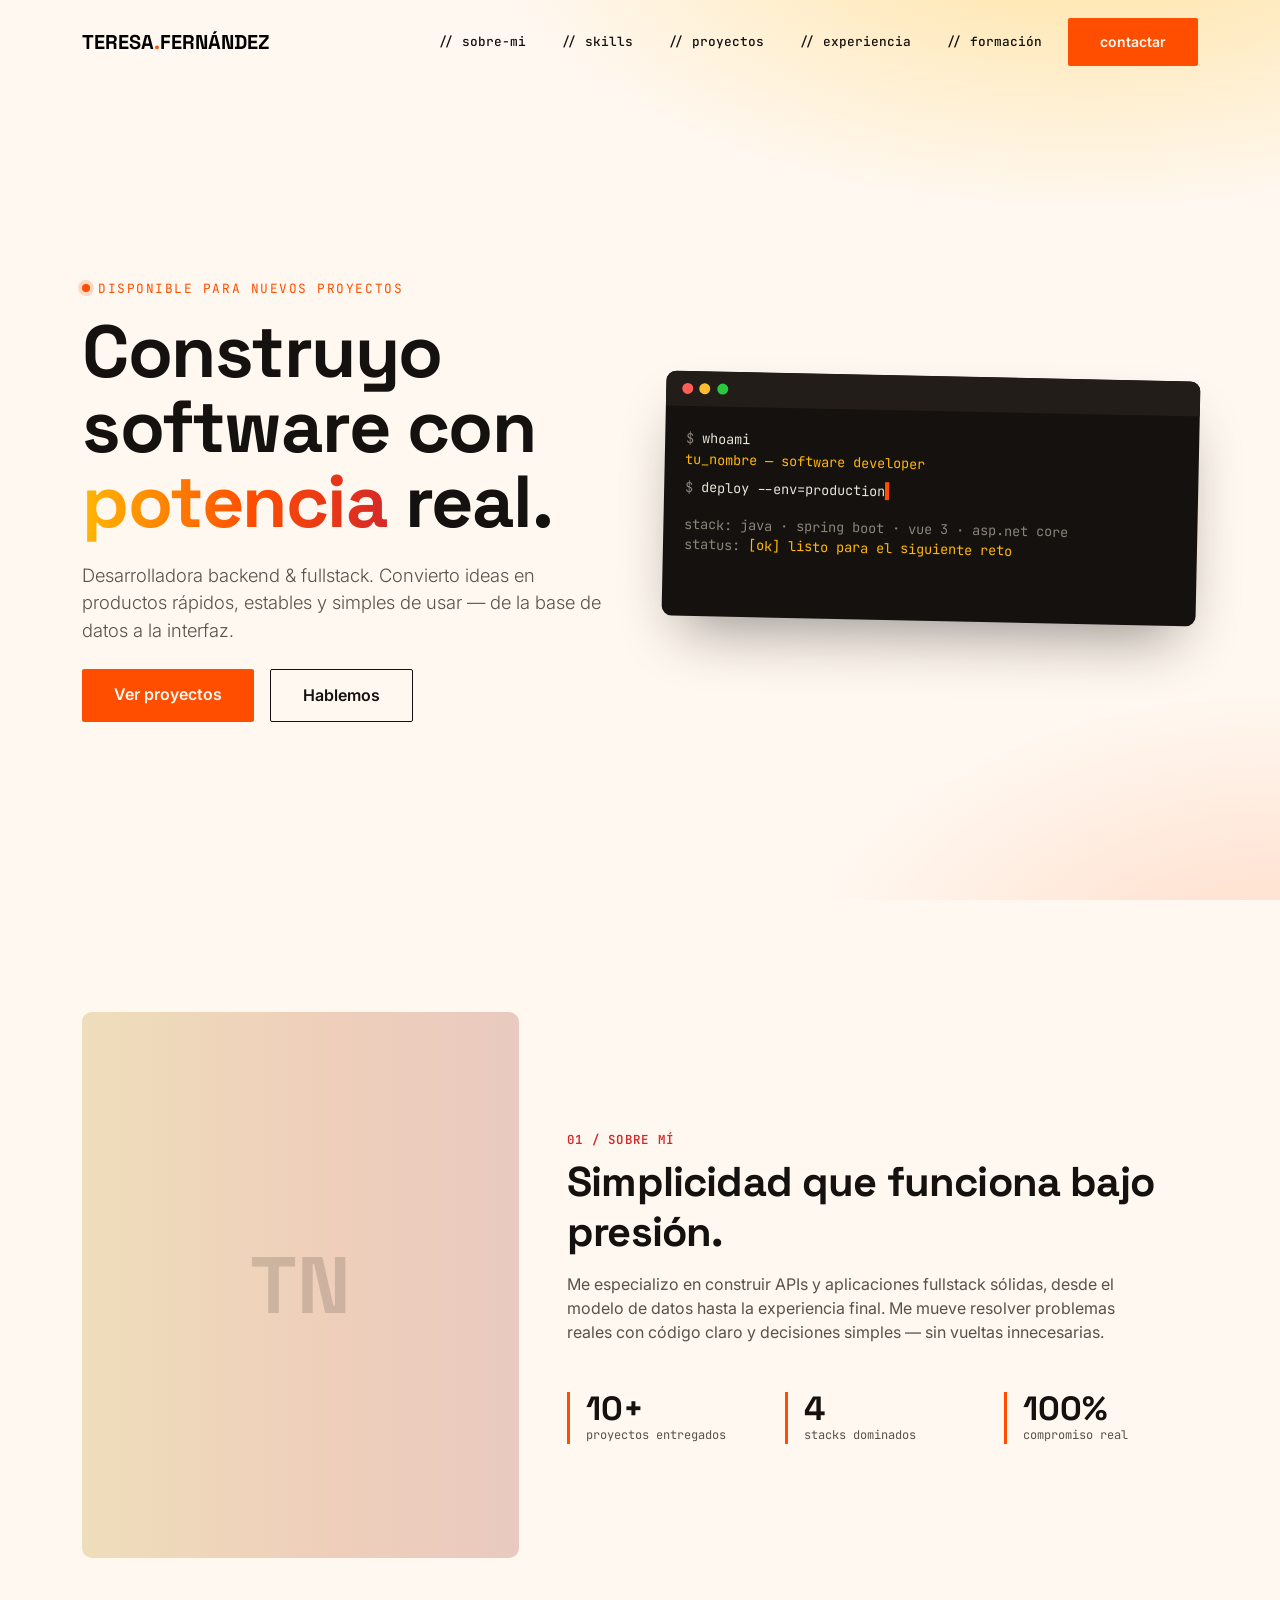
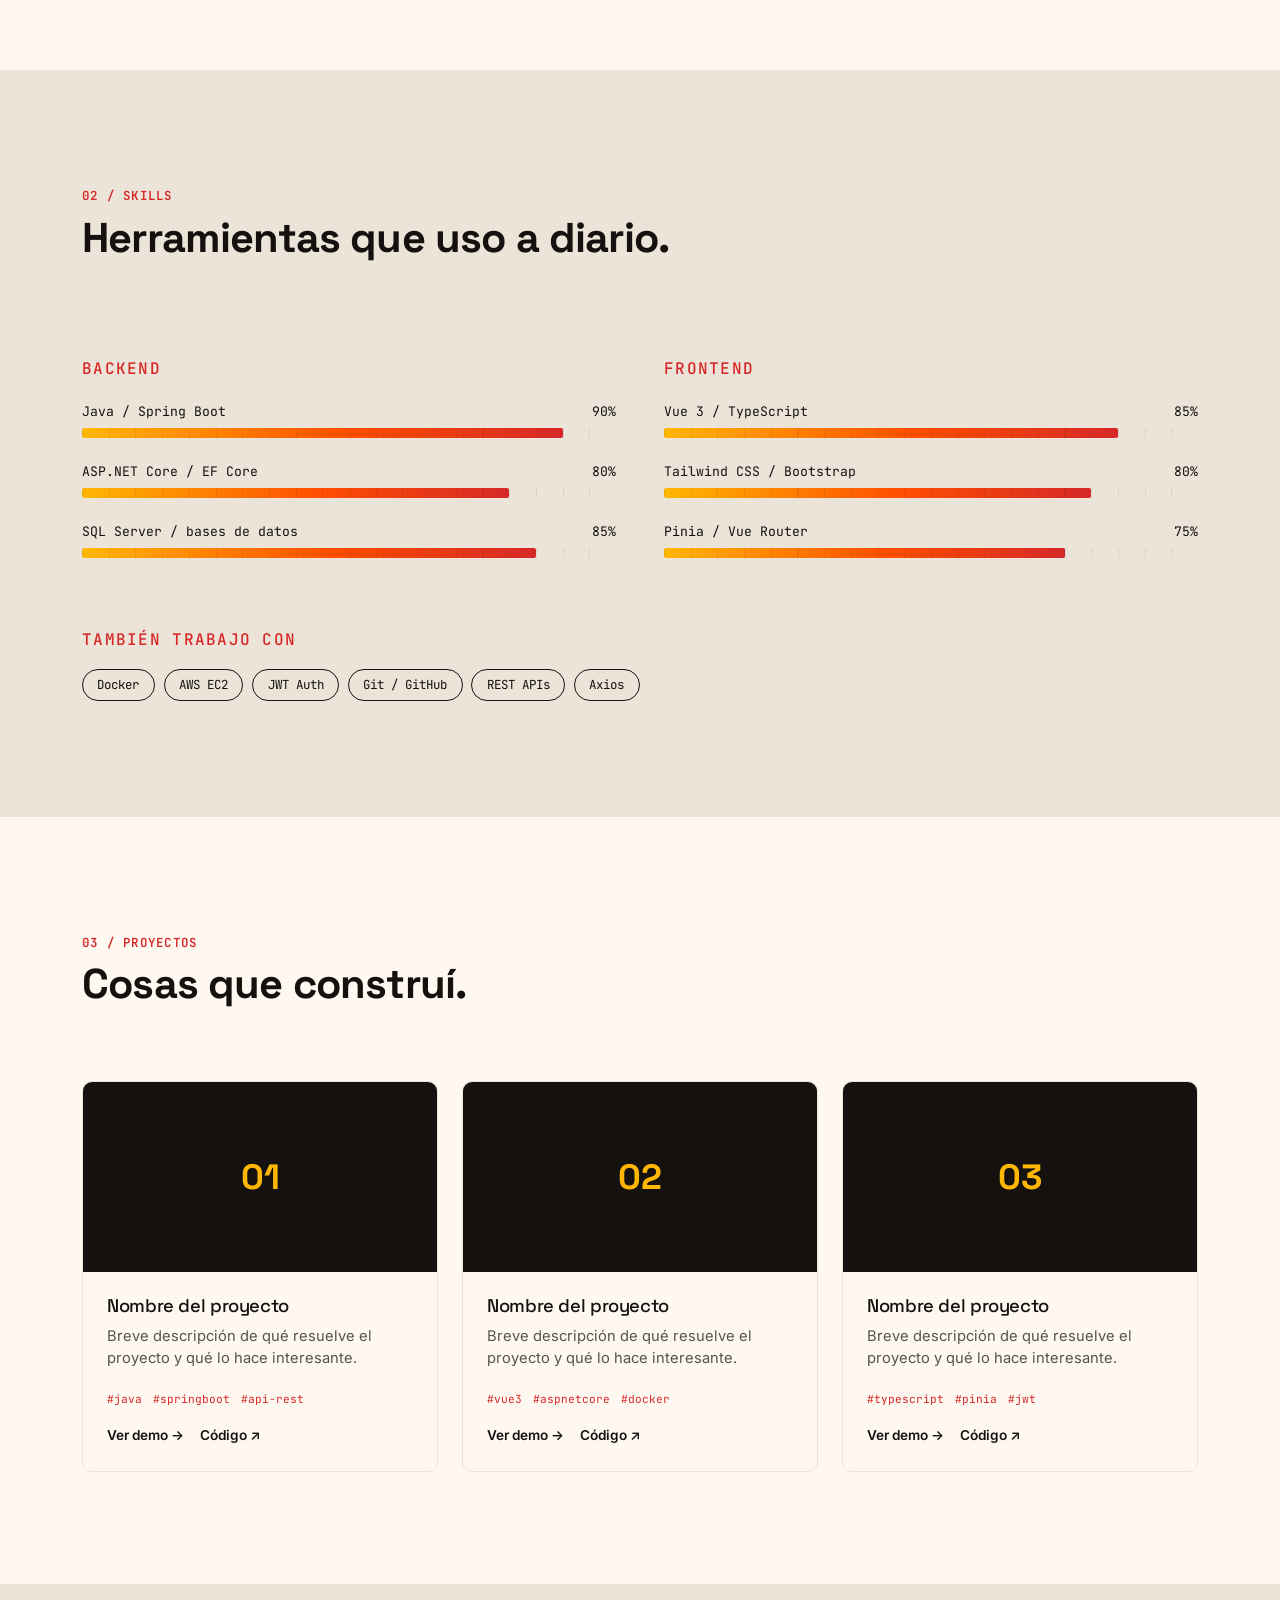
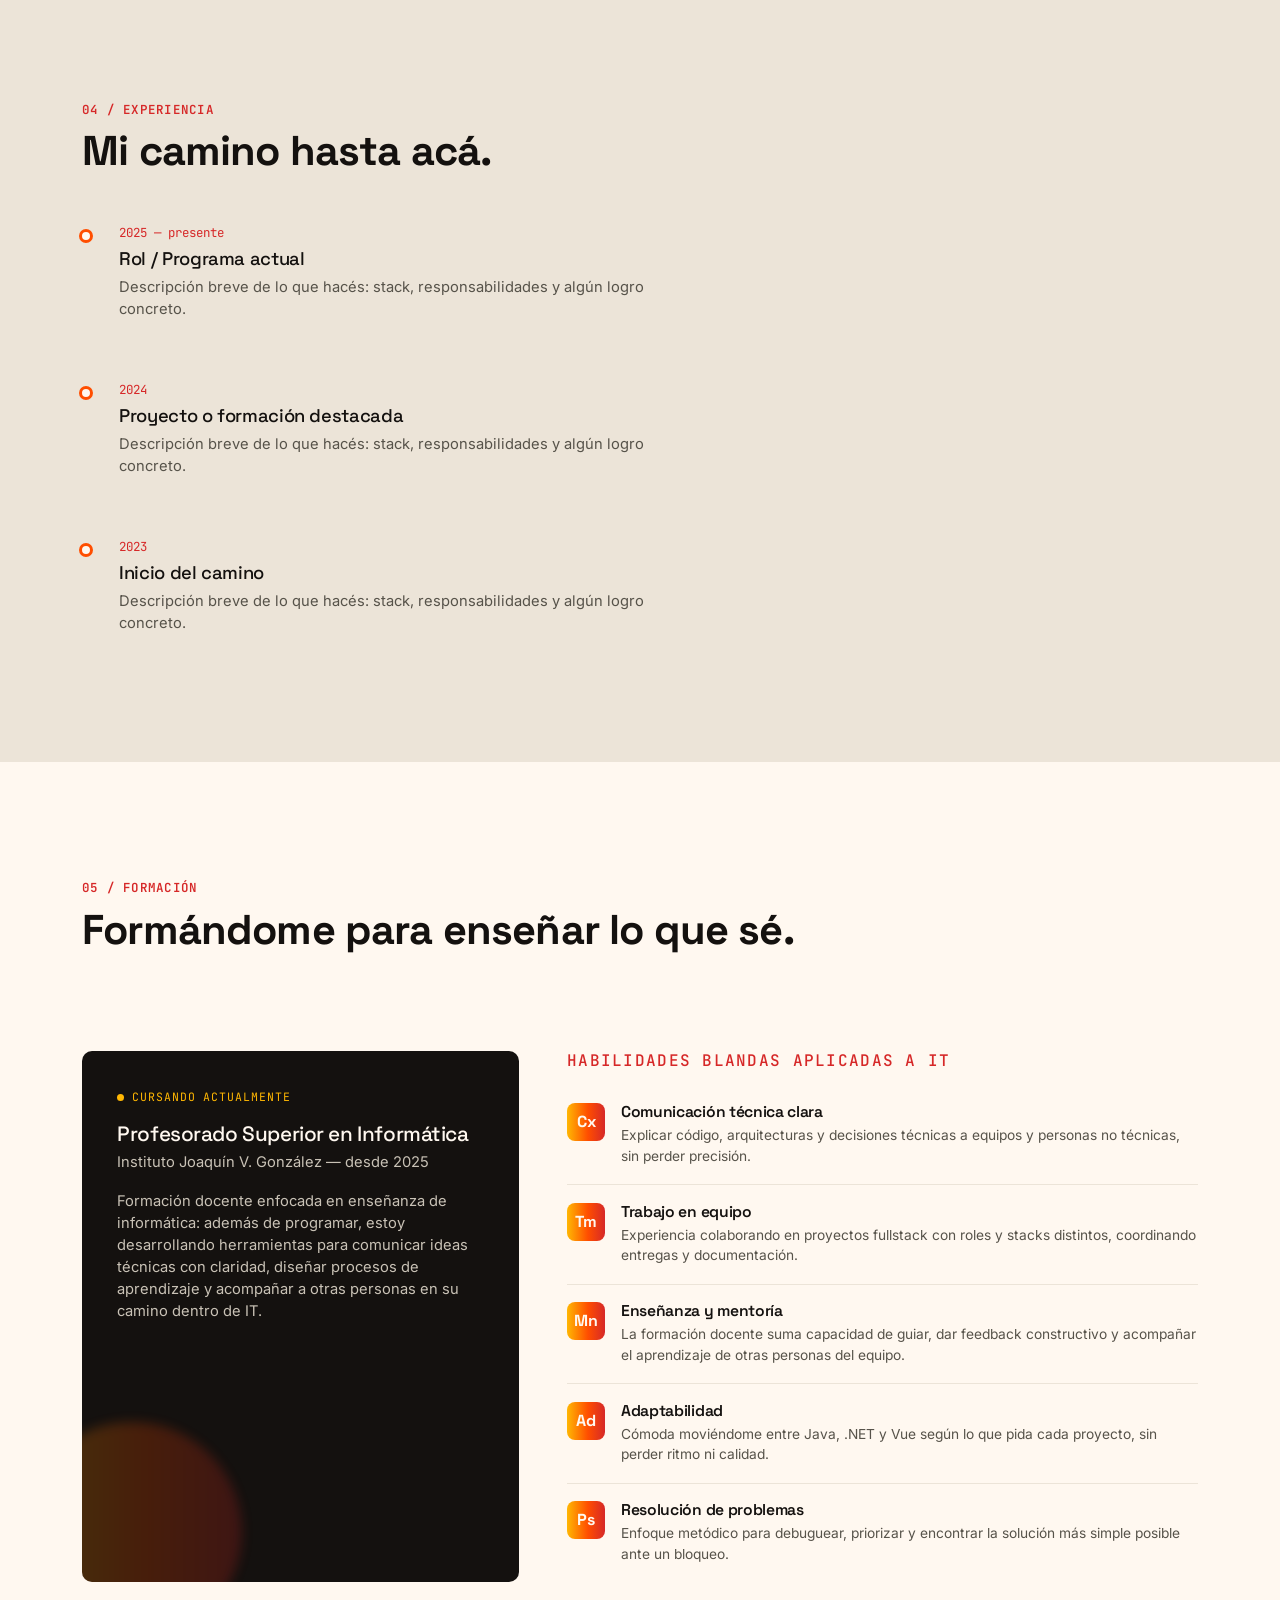
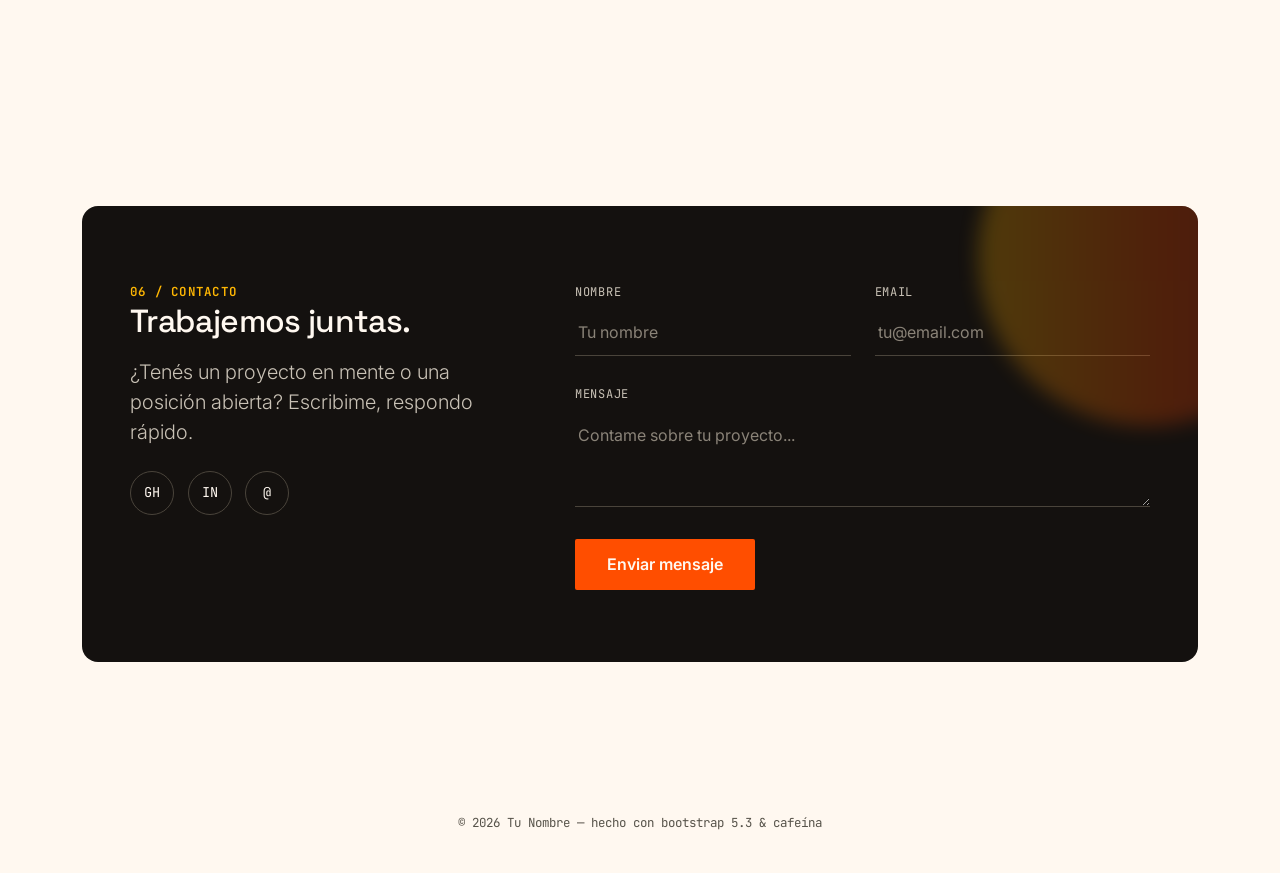
<file: index.html>
<!DOCTYPE html>
<html lang="es">
<head>
<meta charset="UTF-8">
<meta name="viewport" content="width=device-width, initial-scale=1.0">
<title>Teresa Fernández — Desarrolladora de Software</title>
 
<!-- Bootstrap 5.3 -->
<link href="https://cdnjs.cloudflare.com/ajax/libs/bootstrap/5.3.3/css/bootstrap.min.css" rel="stylesheet">
<link rel="preconnect" href="https://fonts.googleapis.com">
<link href="https://fonts.googleapis.com/css2?family=Space+Grotesk:wght@400;500;600;700&family=Inter:wght@400;500;600&family=JetBrains+Mono:wght@400;500;700&display=swap" rel="stylesheet">
<link rel="stylesheet" href="style.css">

</head>

    <body>
        <!-- ===================== NAVBAR ===================== -->
    <nav class="navbar navbar-expand-lg fixed-top" id="mainNav">
    <div class="container">
        <a class="navbar-brand" href="#top">TERESA<span class="dot">.</span>FERNÁNDEZ</a>
        <button class="navbar-toggler border-0" type="button" data-bs-toggle="collapse" data-bs-target="#navMenu" aria-label="Abrir menú">
        <span class="navbar-toggler-icon"></span>
        </button>
        <div class="collapse navbar-collapse justify-content-end" id="navMenu">
        <ul class="navbar-nav align-items-lg-center">
            <li class="nav-item"><a class="nav-link" href="#sobre-mi">// sobre-mi</a></li>
            <li class="nav-item"><a class="nav-link" href="#skills">// skills</a></li>
            <li class="nav-item"><a class="nav-link" href="#proyectos">// proyectos</a></li>
            <li class="nav-item"><a class="nav-link" href="#experiencia">// experiencia</a></li>
            <li class="nav-item"><a class="nav-link" href="#formacion">// formación</a></li>
            <li class="nav-item ms-lg-2">
            <a class="btn btn-ignition btn-sm" href="#contacto">contactar</a>
            </li>
        </ul>
        </div>
    </div>
    </nav>
    
    <!-- ===================== HERO ===================== -->
    <header class="hero" id="top">
    <div class="container">
        <div class="row align-items-center g-5">
        <div class="col-lg-6 reveal">
            <span class="eyebrow">disponible para nuevos proyectos</span>
            <h1>Construyo software con <span class="text-flame">potencia</span> real.</h1>
            <p class="lead">Desarrolladora backend & fullstack. Convierto ideas en productos rápidos, estables y simples de usar — de la base de datos a la interfaz.</p>
            <div class="d-flex flex-wrap gap-3 mt-4">
            <a href="#proyectos" class="btn btn-ignition">Ver proyectos</a>
            <a href="#contacto" class="btn btn-outline-carbon">Hablemos</a>
            </div>
        </div>
        <div class="col-lg-6 reveal">
            <div class="terminal">
            <div class="terminal-bar"><span></span><span></span><span></span></div>
            <div class="terminal-body">
                <div><span class="muted">$</span> whoami</div>
                <div class="out">tu_nombre — software developer</div>
                <div class="mt-2"><span class="muted">$</span> <span id="typed-line"></span></div>
                <div class="mt-3 muted">stack: java · spring boot · vue 3 · asp.net core</div>
                <div class="muted">status: <span class="out">[ok] listo para el siguiente reto</span></div>
            </div>
            </div>
        </div>
        </div>
    </div>
    </header>
    
    <!-- ===================== SOBRE MI ===================== -->
    <section id="sobre-mi">
    <div class="container">
        <div class="row g-5 align-items-center">
        <div class="col-lg-5 reveal">
            <div class="about-photo">
            <span class="placeholder-icon">TN</span>
            </div>
        </div>
        <div class="col-lg-7 reveal">
            <span class="section-tag">01 / sobre mí</span>
            <h2 class="section-title">Simplicidad que funciona bajo presión.</h2>
            <p class="mt-3" style="color:var(--graphite); max-width:560px;">
            Me especializo en construir APIs y aplicaciones fullstack sólidas, desde el modelo de datos hasta la experiencia final. Me mueve resolver problemas reales con código claro y decisiones simples — sin vueltas innecesarias.
            </p>
            <div class="row mt-4 g-4">
            <div class="col-6 col-sm-4">
                <div class="stat-block">
                <div class="stat-num">10+</div>
                <div class="stat-label">proyectos entregados</div>
                </div>
            </div>
            <div class="col-6 col-sm-4">
                <div class="stat-block">
                <div class="stat-num">4</div>
                <div class="stat-label">stacks dominados</div>
                </div>
            </div>
            <div class="col-6 col-sm-4">
                <div class="stat-block">
                <div class="stat-num">100%</div>
                <div class="stat-label">compromiso real</div>
                </div>
            </div>
            </div>
        </div>
        </div>
    </div>
    </section>
    
    <!-- ===================== SKILLS ===================== -->
    <section id="skills" style="background:var(--ash);">
    <div class="container">
        <span class="section-tag reveal">02 / skills</span>
        <h2 class="section-title reveal">Herramientas que uso a diario.</h2>
    
        <div class="row mt-5 g-5">
        <div class="col-lg-6 reveal">
            <h3 class="h6 mono text-uppercase mb-4" style="letter-spacing:.08em; color:var(--ember);">Backend</h3>
            <div class="skill-row">
            <div class="top"><span>Java / Spring Boot</span><span>90%</span></div>
            <div class="gauge"><div class="gauge-fill" data-fill="90"></div></div>
            </div>
            <div class="skill-row">
            <div class="top"><span>ASP.NET Core / EF Core</span><span>80%</span></div>
            <div class="gauge"><div class="gauge-fill" data-fill="80"></div></div>
            </div>
            <div class="skill-row">
            <div class="top"><span>SQL Server / bases de datos</span><span>85%</span></div>
            <div class="gauge"><div class="gauge-fill" data-fill="85"></div></div>
            </div>
        </div>
        <div class="col-lg-6 reveal">
            <h3 class="h6 mono text-uppercase mb-4" style="letter-spacing:.08em; color:var(--ember);">Frontend</h3>
            <div class="skill-row">
            <div class="top"><span>Vue 3 / TypeScript</span><span>85%</span></div>
            <div class="gauge"><div class="gauge-fill" data-fill="85"></div></div>
            </div>
            <div class="skill-row">
            <div class="top"><span>Tailwind CSS / Bootstrap</span><span>80%</span></div>
            <div class="gauge"><div class="gauge-fill" data-fill="80"></div></div>
            </div>
            <div class="skill-row">
            <div class="top"><span>Pinia / Vue Router</span><span>75%</span></div>
            <div class="gauge"><div class="gauge-fill" data-fill="75"></div></div>
            </div>
        </div>
        </div>
    
        <div class="mt-5 reveal">
        <h3 class="h6 mono text-uppercase mb-3" style="letter-spacing:.08em; color:var(--ember);">También trabajo con</h3>
        <span class="skill-pill">Docker</span>
        <span class="skill-pill">AWS EC2</span>
        <span class="skill-pill">JWT Auth</span>
        <span class="skill-pill">Git / GitHub</span>
        <span class="skill-pill">REST APIs</span>
        <span class="skill-pill">Axios</span>
        </div>
    </div>
    </section>
    
    <!-- ===================== PROYECTOS ===================== -->
    <section id="proyectos">
    <div class="container">
        <span class="section-tag reveal">03 / proyectos</span>
        <h2 class="section-title reveal">Cosas que construí.</h2>
    
        <div class="row mt-5 g-4">
        <div class="col-md-6 col-lg-4 reveal">
            <div class="project-card">
            <div class="project-thumb"><span class="glyph">01</span></div>
            <div class="project-body">
                <h3>Nombre del proyecto</h3>
                <p>Breve descripción de qué resuelve el proyecto y qué lo hace interesante.</p>
                <div class="project-tags mb-3">
                <span>#java</span><span>#springboot</span><span>#api-rest</span>
                </div>
                <div class="project-links d-flex gap-3">
                <a href="#">Ver demo →</a>
                <a href="#">Código ↗</a>
                </div>
            </div>
            </div>
        </div>
    
        <div class="col-md-6 col-lg-4 reveal">
            <div class="project-card">
            <div class="project-thumb"><span class="glyph">02</span></div>
            <div class="project-body">
                <h3>Nombre del proyecto</h3>
                <p>Breve descripción de qué resuelve el proyecto y qué lo hace interesante.</p>
                <div class="project-tags mb-3">
                <span>#vue3</span><span>#aspnetcore</span><span>#docker</span>
                </div>
                <div class="project-links d-flex gap-3">
                <a href="#">Ver demo →</a>
                <a href="#">Código ↗</a>
                </div>
            </div>
            </div>
        </div>
    
        <div class="col-md-6 col-lg-4 reveal">
            <div class="project-card">
            <div class="project-thumb"><span class="glyph">03</span></div>
            <div class="project-body">
                <h3>Nombre del proyecto</h3>
                <p>Breve descripción de qué resuelve el proyecto y qué lo hace interesante.</p>
                <div class="project-tags mb-3">
                <span>#typescript</span><span>#pinia</span><span>#jwt</span>
                </div>
                <div class="project-links d-flex gap-3">
                <a href="#">Ver demo →</a>
                <a href="#">Código ↗</a>
                </div>
            </div>
            </div>
        </div>
        </div>
    </div>
    </section>
    
    <!-- ===================== EXPERIENCIA ===================== -->
    <section id="experiencia" style="background:var(--ash);">
    <div class="container">
        <span class="section-tag reveal">04 / experiencia</span>
        <h2 class="section-title reveal">Mi camino hasta acá.</h2>
    
        <div class="timeline mt-5">
        <div class="timeline-item reveal">
            <div class="timeline-date">2025 — presente</div>
            <h3>Rol / Programa actual</h3>
            <p>Descripción breve de lo que hacés: stack, responsabilidades y algún logro concreto.</p>
        </div>
        <div class="timeline-item reveal">
            <div class="timeline-date">2024</div>
            <h3>Proyecto o formación destacada</h3>
            <p>Descripción breve de lo que hacés: stack, responsabilidades y algún logro concreto.</p>
        </div>
        <div class="timeline-item reveal">
            <div class="timeline-date">2023</div>
            <h3>Inicio del camino</h3>
            <p>Descripción breve de lo que hacés: stack, responsabilidades y algún logro concreto.</p>
        </div>
        </div>
    </div>
    </section>
    
    <!-- ===================== FORMACIÓN & HABILIDADES BLANDAS ===================== -->
    <section id="formacion">
    <div class="container">
        <span class="section-tag reveal">05 / formación</span>
        <h2 class="section-title reveal">Formándome para enseñar lo que sé.</h2>
    
        <div class="row mt-5 g-5">
        <div class="col-lg-5 reveal">
            <div class="edu-card">
            <span class="badge-status">cursando actualmente</span>
            <h3>Profesorado Superior en Informática</h3>
            <div class="institucion">Instituto Joaquín V. González — desde 2025</div>
            <p>Formación docente enfocada en enseñanza de informática: además de programar, estoy desarrollando herramientas para comunicar ideas técnicas con claridad, diseñar procesos de aprendizaje y acompañar a otras personas en su camino dentro de IT.</p>
            </div>
        </div>
    
        <div class="col-lg-7 reveal">
            <h3 class="h6 mono text-uppercase mb-3" style="letter-spacing:.08em; color:var(--ember);">Habilidades blandas aplicadas a IT</h3>
            <div class="soft-skill">
            <span class="icon">Cx</span>
            <div>
                <h4>Comunicación técnica clara</h4>
                <p>Explicar código, arquitecturas y decisiones técnicas a equipos y personas no técnicas, sin perder precisión.</p>
            </div>
            </div>
            <div class="soft-skill">
            <span class="icon">Tm</span>
            <div>
                <h4>Trabajo en equipo</h4>
                <p>Experiencia colaborando en proyectos fullstack con roles y stacks distintos, coordinando entregas y documentación.</p>
            </div>
            </div>
            <div class="soft-skill">
            <span class="icon">Mn</span>
            <div>
                <h4>Enseñanza y mentoría</h4>
                <p>La formación docente suma capacidad de guiar, dar feedback constructivo y acompañar el aprendizaje de otras personas del equipo.</p>
            </div>
            </div>
            <div class="soft-skill">
            <span class="icon">Ad</span>
            <div>
                <h4>Adaptabilidad</h4>
                <p>Cómoda moviéndome entre Java, .NET y Vue según lo que pida cada proyecto, sin perder ritmo ni calidad.</p>
            </div>
            </div>
            <div class="soft-skill">
            <span class="icon">Ps</span>
            <div>
                <h4>Resolución de problemas</h4>
                <p>Enfoque metódico para debuguear, priorizar y encontrar la solución más simple posible ante un bloqueo.</p>
            </div>
            </div>
        </div>
        </div>
    </div>
    </section>
    
    <!-- ===================== CONTACTO ===================== -->
    <section id="contacto">
    <div class="container">
        <div class="contact-section reveal">
        <div class="row g-5">
            <div class="col-lg-5">
            <span class="section-tag">06 / contacto</span>
            <h2>Trabajemos juntas.</h2>
            <p class="lead mt-3">¿Tenés un proyecto en mente o una posición abierta? Escribime, respondo rápido.</p>
            <div class="mt-4">
                <a href="#" class="social-link" aria-label="GitHub">GH</a>
                <a href="#" class="social-link" aria-label="LinkedIn">IN</a>
                <a href="#" class="social-link" aria-label="Email">@</a>
            </div>
            </div>
            <div class="col-lg-7">
            <form>
                <div class="row g-4">
                <div class="col-sm-6">
                    <label class="form-label">Nombre</label>
                    <input type="text" class="form-control" placeholder="Tu nombre">
                </div>
                <div class="col-sm-6">
                    <label class="form-label">Email</label>
                    <input type="email" class="form-control" placeholder="tu@email.com">
                </div>
                <div class="col-12">
                    <label class="form-label">Mensaje</label>
                    <textarea class="form-control" rows="3" placeholder="Contame sobre tu proyecto..."></textarea>
                </div>
                <div class="col-12">
                    <button type="submit" class="btn btn-ignition mt-2">Enviar mensaje</button>
                </div>
                </div>
            </form>
            </div>
        </div>
        </div>
    </div>
    </section>
    
    <footer class="text-center">
    <div class="container">© 2026 Tu Nombre — hecho con bootstrap 5.3 &amp; cafeína</div>
    </footer>
    
    <script src="https://cdnjs.cloudflare.com/ajax/libs/bootstrap/5.3.3/js/bootstrap.bundle.min.js"></script>
    <script src="./script.js"></script>
    </body>
</html>
</file>
<file: style.css>
:root{
  --ignition:#FF4E00;   /* naranja principal */
  --ember:#D62828;      /* rojo profundo */
  --solar:#FFB703;      /* amarillo */
  --carbon:#14110F;     /* negro cálido */
  --graphite:#57534A;   /* gris cálido texto */
  --paper:#FFF8F0;      /* blanco cálido */
  --ash:#ECE4D8;        /* gris claro / tarjetas */
  --flame: linear-gradient(90deg, var(--solar) 0%, var(--ignition) 55%, var(--ember) 100%);
}
 
*{ scroll-behavior:smooth; }
 
body{
  background:var(--paper);
  color:var(--carbon);
  font-family:'Inter', sans-serif;
  overflow-x:hidden;
}
 
h1,h2,h3,h4,.display-font{
  font-family:'Space Grotesk', sans-serif;
  letter-spacing:-0.02em;
}
 
.mono{ font-family:'JetBrains Mono', monospace; }
 
/* ---------- utilidades ---------- */
.text-flame{
  background:var(--flame);
  -webkit-background-clip:text;
  background-clip:text;
  color:transparent;
}
.bg-carbon{ background:var(--carbon); }
.text-ignition{ color:var(--ignition); }
.btn-ignition{
  background:var(--ignition);
  border:none;
  color:var(--paper);
  font-weight:600;
  padding:.85rem 2rem;
  border-radius:2px;
  transition:transform .18s ease, box-shadow .18s ease;
}
.btn-ignition:hover{
  color:var(--paper);
  transform:translateY(-3px);
  box-shadow:0 12px 24px -8px rgba(255,78,0,.55);
}
.btn-outline-carbon{
  border:1.5px solid var(--carbon);
  color:var(--carbon);
  font-weight:600;
  padding:.85rem 2rem;
  border-radius:2px;
  transition:.18s ease;
}
.btn-outline-carbon:hover{
  background:var(--carbon);
  color:var(--paper);
}
 
/* ---------- navbar ---------- */
.navbar{
  padding:1.1rem 0;
  transition:background .25s ease, padding .25s ease, box-shadow .25s ease;
}
.navbar.scrolled{
  background:rgba(255,248,240,.92)!important;
  backdrop-filter:blur(10px);
  padding:.65rem 0;
  box-shadow:0 2px 24px rgba(20,17,15,.06);
}
.navbar-brand{
  font-family:'Space Grotesk',sans-serif;
  font-weight:700;
  font-size:1.25rem;
}
.navbar-brand .dot{ color:var(--ignition); }
.nav-link{
  font-family:'JetBrains Mono',monospace;
  font-size:.8rem;
  font-weight:500;
  color:var(--carbon)!important;
  margin:0 .6rem;
  text-transform:lowercase;
  position:relative;
}
.nav-link::after{
  content:'';
  position:absolute; left:0; bottom:-4px;
  width:0; height:2px;
  background:var(--ignition);
  transition:width .2s ease;
}
.nav-link:hover::after{ width:100%; }
 
/* ---------- hero ---------- */
.hero{
  min-height:100vh;
  display:flex;
  align-items:center;
  position:relative;
  padding-top:6rem;
  background:
    radial-gradient(1000px 500px at 85% -10%, rgba(255,183,3,.35), transparent 60%),
    radial-gradient(800px 500px at 100% 110%, rgba(255,78,0,.18), transparent 60%);
}
.eyebrow{
  font-family:'JetBrains Mono',monospace;
  font-size:.8rem;
  letter-spacing:.12em;
  color:var(--ignition);
  text-transform:uppercase;
  display:inline-flex;
  align-items:center;
  gap:.5rem;
}
.eyebrow::before{
  content:'';
  width:8px;height:8px;border-radius:50%;
  background:var(--ignition);
  box-shadow:0 0 0 4px rgba(255,78,0,.18);
  animation:pulse 1.6s infinite;
}
@keyframes pulse{
  0%,100%{ box-shadow:0 0 0 4px rgba(255,78,0,.18); }
  50%{ box-shadow:0 0 0 8px rgba(255,78,0,.05); }
}
.hero h1{
  font-size:clamp(2.6rem, 6vw, 4.6rem);
  font-weight:700;
  line-height:1.02;
  margin:1rem 0 1.4rem;
}
.hero p.lead{
  color:var(--graphite);
  font-size:1.15rem;
  max-width:520px;
}
 
/* terminal card */
.terminal{
  background:var(--carbon);
  border-radius:10px;
  overflow:hidden;
  box-shadow:0 30px 60px -20px rgba(20,17,15,.45);
  transform:rotate(1.2deg);
}
.terminal:hover{ transform:rotate(0deg); transition:.3s ease; }
.terminal-bar{
  display:flex; gap:.4rem;
  padding:.75rem 1rem;
  background:#221D18;
}
.terminal-bar span{ width:11px;height:11px;border-radius:50%; }
.terminal-bar span:nth-child(1){ background:#FF5F56; }
.terminal-bar span:nth-child(2){ background:#FFBD2E; }
.terminal-bar span:nth-child(3){ background:#27C93F; }
.terminal-body{
  padding:1.4rem 1.3rem 1.8rem;
  font-family:'JetBrains Mono',monospace;
  font-size:.85rem;
  color:#E8E1D6;
  min-height:210px;
}
.terminal-body .muted{ color:#8a8378; }
.terminal-body .out{ color:var(--solar); }
#typed-line::after{
  content:'▌';
  color:var(--ignition);
  animation:blink 1s step-end infinite;
}
@keyframes blink{ 50%{ opacity:0; } }
 
/* ---------- section framing ---------- */
section{ padding:7rem 0; }
.section-tag{
  font-family:'JetBrains Mono',monospace;
  font-size:.78rem;
  letter-spacing:.1em;
  text-transform:uppercase;
  color:var(--ember);
  font-weight:600;
}
.section-title{
  font-size:clamp(1.9rem,3.4vw,2.6rem);
  font-weight:700;
  margin-top:.4rem;
}
 
/* ---------- about ---------- */
.about-photo{
  aspect-ratio:4/5;
  border-radius:10px;
  background:var(--ash);
  position:relative;
  overflow:hidden;
  display:flex; align-items:center; justify-content:center;
}
.about-photo::before{
  content:'';
  position:absolute; inset:0;
  background:var(--flame);
  opacity:.14;
}
.about-photo .placeholder-icon{
  font-family:'Space Grotesk',sans-serif;
  font-size:5rem; font-weight:700;
  color:var(--carbon); opacity:.15;
}
.stat-block{ border-left:3px solid var(--ignition); padding-left:1rem; }
.stat-num{
  font-family:'Space Grotesk',sans-serif;
  font-size:2.1rem; font-weight:700; line-height:1;
}
.stat-label{ font-family:'JetBrains Mono',monospace; font-size:.75rem; color:var(--graphite); }
 
/* ---------- skills / gauges ---------- */
.skill-row{ margin-bottom:1.5rem; }
.skill-row .top{ display:flex; justify-content:space-between; font-family:'JetBrains Mono',monospace; font-size:.82rem; margin-bottom:.4rem; }
.gauge{
  height:10px;
  background:var(--ash);
  border-radius:2px;
  overflow:hidden;
  position:relative;
}
.gauge::before{
  content:'';
  position:absolute; inset:0;
  background-image:repeating-linear-gradient(90deg, rgba(20,17,15,.08) 0 1px, transparent 1px 5%);
}
.gauge-fill{
  height:100%;
  width:0%;
  background:var(--flame);
  border-radius:2px;
  transition:width 1.1s cubic-bezier(.22,.61,.36,1);
}
 
.skill-pill{
  display:inline-block;
  font-family:'JetBrains Mono',monospace;
  font-size:.78rem;
  border:1.5px solid var(--carbon);
  padding:.35rem .9rem;
  border-radius:20px;
  margin:.25rem .3rem .25rem 0;
}
 
/* ---------- projects ---------- */
.project-card{
  background:var(--paper);
  border:1.5px solid var(--ash);
  border-radius:10px;
  overflow:hidden;
  height:100%;
  transition:transform .25s ease, box-shadow .25s ease, border-color .25s ease;
}
.project-card:hover{
  transform:translateY(-8px);
  border-color:var(--ignition);
  box-shadow:0 24px 40px -18px rgba(20,17,15,.18);
}
.project-thumb{
  height:190px;
  background:var(--carbon);
  position:relative;
  display:flex; align-items:center; justify-content:center;
  overflow:hidden;
}
.project-thumb::after{
  content:'';
  position:absolute; inset:0;
  background:var(--flame);
  opacity:0;
  transition:opacity .25s ease;
}
.project-card:hover .project-thumb::after{ opacity:.22; }
.project-thumb .glyph{
  font-family:'Space Grotesk',sans-serif;
  font-weight:700; font-size:2.2rem;
  color:var(--solar);
  z-index:1;
}
.project-body{ padding:1.4rem 1.5rem 1.6rem; }
.project-body h3{ font-size:1.15rem; margin-bottom:.5rem; }
.project-body p{ color:var(--graphite); font-size:.92rem; margin-bottom:1rem; }
.project-tags span{
  font-family:'JetBrains Mono',monospace;
  font-size:.7rem;
  color:var(--ember);
  margin-right:.7rem;
}
.project-links a{ color:var(--carbon); font-weight:600; font-size:.85rem; text-decoration:none; }
.project-links a:hover{ color:var(--ignition); }
 
/* ---------- experience timeline ---------- */
.timeline{ position:relative; padding-left:2.2rem; border-left:2px solid var(--ash); }
.timeline-item{ position:relative; padding-bottom:2.8rem; }
.timeline-item:last-child{ padding-bottom:0; }
.timeline-item::before{
  content:'';
  position:absolute; left:-2.53rem; top:.3rem;
  width:14px; height:14px; border-radius:50%;
  background:var(--paper);
  border:3px solid var(--ignition);
}
.timeline-date{ font-family:'JetBrains Mono',monospace; font-size:.78rem; color:var(--ember); }
.timeline-item h3{ font-size:1.15rem; margin:.3rem 0 .4rem; }
.timeline-item p{ color:var(--graphite); font-size:.92rem; max-width:560px; }
 
/* ---------- formación / habilidades blandas ---------- */
.edu-card{
  background:var(--carbon);
  color:var(--paper);
  border-radius:10px;
  padding:2rem 2.2rem;
  position:relative;
  overflow:hidden;
  height:100%;
}
.edu-card::before{
  content:'';
  position:absolute; left:-60px; bottom:-60px;
  width:220px; height:220px; border-radius:50%;
  background:var(--flame);
  opacity:.22;
  filter:blur(6px);
}
.edu-card .badge-status{
  display:inline-flex; align-items:center; gap:.5rem;
  font-family:'JetBrains Mono',monospace;
  font-size:.72rem; text-transform:uppercase; letter-spacing:.08em;
  color:var(--solar);
  margin-bottom:1rem;
}
.edu-card .badge-status::before{
  content:''; width:7px; height:7px; border-radius:50%;
  background:var(--solar);
}
.edu-card h3{ font-size:1.3rem; margin-bottom:.3rem; }
.edu-card .institucion{ color:#C9C2B6; font-size:.92rem; margin-bottom:1rem; }
.edu-card p{ color:#C9C2B6; font-size:.92rem; position:relative; z-index:1; }
 
.soft-skill{
  display:flex; gap:1rem;
  padding:1.1rem 0;
  border-bottom:1px solid var(--ash);
}
.soft-skill:last-child{ border-bottom:none; }
.soft-skill .icon{
  font-family:'Space Grotesk',sans-serif;
  font-weight:700;
  font-size:1rem;
  color:var(--paper);
  background:var(--flame);
  min-width:38px; height:38px;
  border-radius:8px;
  display:flex; align-items:center; justify-content:center;
  flex-shrink:0;
}
.soft-skill h4{ font-size:.98rem; font-weight:600; margin-bottom:.2rem; }
.soft-skill p{ color:var(--graphite); font-size:.86rem; margin:0; }
 
/* ---------- contact ---------- */
.contact-section{
  background:var(--carbon);
  color:var(--paper);
  border-radius:16px;
  padding:4.5rem 3rem;
  position:relative;
  overflow:hidden;
}
.contact-section::before{
  content:'';
  position:absolute; right:-120px; top:-120px;
  width:340px; height:340px; border-radius:50%;
  background:var(--flame);
  opacity:.25;
  filter:blur(10px);
}
.contact-section .section-tag{ color:var(--solar); }
.contact-section h2{ color:var(--paper); }
.contact-section p.lead{ color:#C9C2B6; }
.form-control{
  background:transparent;
  border:none;
  border-bottom:1.5px solid #4A443B;
  border-radius:0;
  color:var(--paper);
  padding:.7rem .2rem;
  font-family:'Inter',sans-serif;
}
.form-control:focus{
  background:transparent;
  box-shadow:none;
  border-color:var(--ignition);
  color:var(--paper);
}
.form-control::placeholder{ color:#8a8378; }
.form-label{ font-family:'JetBrains Mono',monospace; font-size:.75rem; color:#C9C2B6; text-transform:uppercase; letter-spacing:.06em; }
 
.social-link{
  display:inline-flex; align-items:center; justify-content:center;
  width:44px; height:44px;
  border:1.5px solid #4A443B;
  border-radius:50%;
  color:var(--paper);
  text-decoration:none;
  margin-right:.6rem;
  transition:.2s ease;
  font-family:'JetBrains Mono',monospace;
  font-size:.85rem;
}
.social-link:hover{ background:var(--ignition); border-color:var(--ignition); color:var(--paper); }
 
footer{
  padding:2.5rem 0;
  font-family:'JetBrains Mono',monospace;
  font-size:.78rem;
  color:var(--graphite);
}
 
/* ---------- reveal on scroll ---------- */
.reveal{ opacity:0; transform:translateY(28px); transition:opacity .7s ease, transform .7s ease; }
.reveal.is-visible{ opacity:1; transform:translateY(0); }
 
@media (prefers-reduced-motion: reduce){
  .reveal{ opacity:1; transform:none; transition:none; }
  .gauge-fill{ transition:none; }
}
 
/* focus visibility */
a:focus-visible, button:focus-visible, input:focus-visible, textarea:focus-visible{
  outline:2px solid var(--ignition);
  outline-offset:3px;
}
</file>
